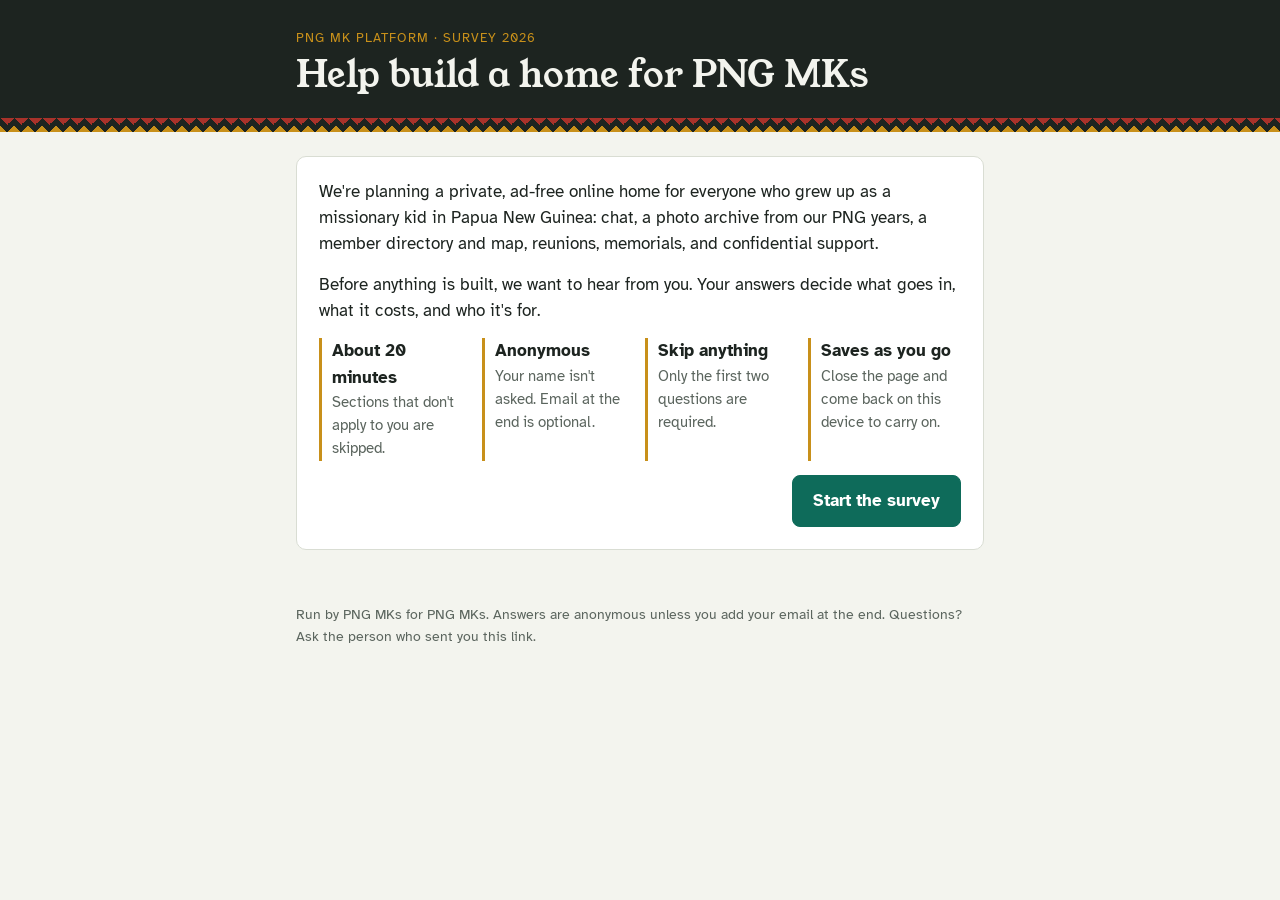
<file: index.html>
<!doctype html>
<html lang="en">
<head>
<meta charset="utf-8">
<meta name="viewport" content="width=device-width,initial-scale=1,viewport-fit=cover">
<title>PNG MK Platform Survey</title>
<meta name="description" content="Help shape a private online home for PNG missionary kids worldwide. About 20 minutes, anonymous.">
<meta name="robots" content="noindex">
<link rel="preconnect" href="https://fonts.googleapis.com">
<link rel="preconnect" href="https://fonts.gstatic.com" crossorigin>
<link rel="stylesheet" href="https://fonts.googleapis.com/css2?family=Atkinson+Hyperlegible:wght@400;700&family=Young+Serif&display=swap">
<link rel="stylesheet" href="style.css">
</head>
<body>
<header class="masthead">
  <div class="wrap">
    <p class="eyebrow">PNG MK Platform · Survey 2026</p>
    <h1 id="headline">Help build a home for PNG MKs</h1>
  </div>
  <div class="bilum" aria-hidden="true"></div>
</header>

<main class="wrap" id="app" aria-live="polite"></main>

<footer class="wrap foot">
  <p>Run by PNG MKs for PNG MKs. Answers are anonymous unless you add your email at the end. Questions? Ask the person who sent you this link.</p>
</footer>

<script src="config.js"></script>
<script src="questions.js"></script>
<script src="app.js"></script>
</body>
</html>
</file>
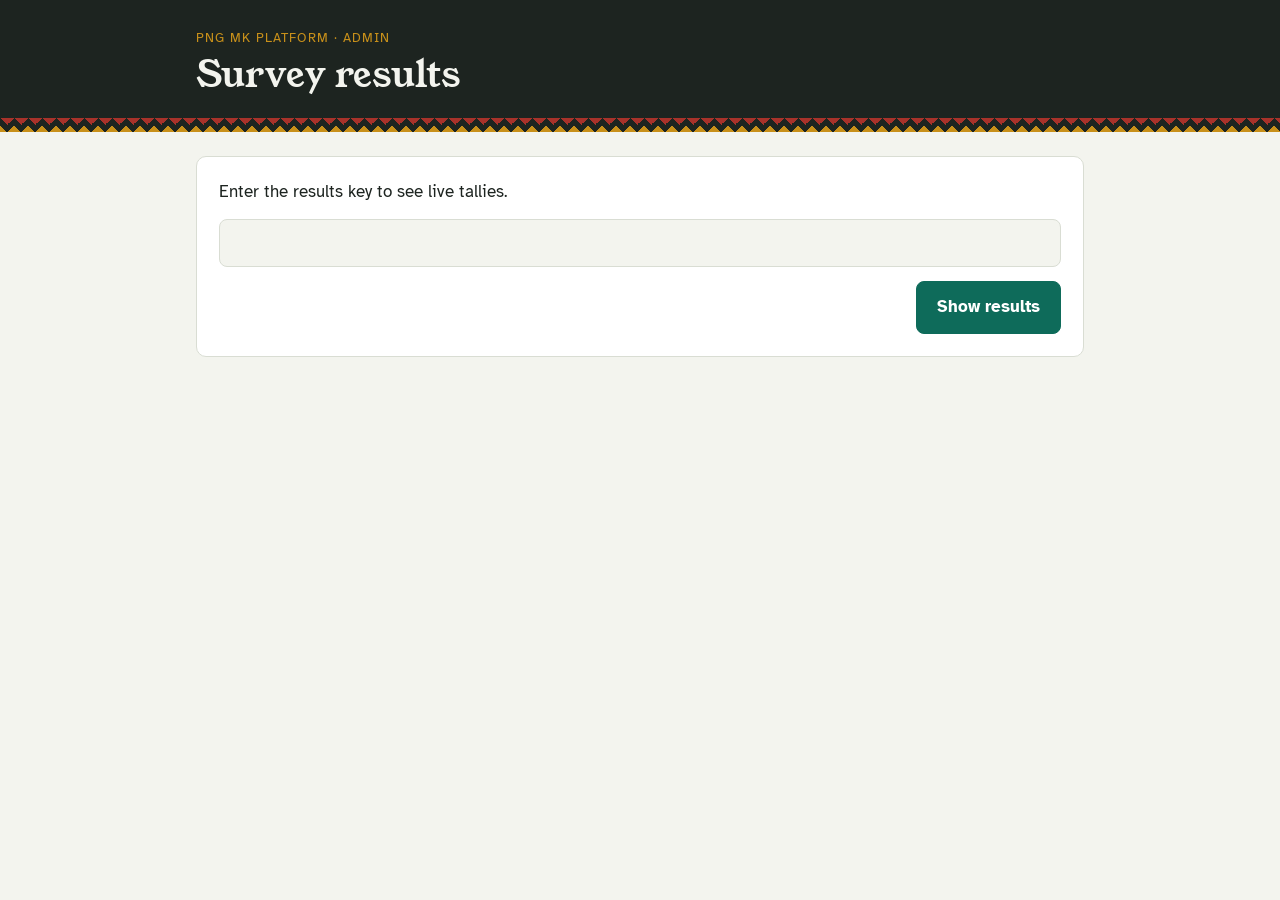
<file: results.html>
<!doctype html>
<html lang="en">
<head>
<meta charset="utf-8">
<meta name="viewport" content="width=device-width,initial-scale=1,viewport-fit=cover">
<title>PNG MK Survey Results</title>
<meta name="robots" content="noindex">
<link rel="stylesheet" href="https://fonts.googleapis.com/css2?family=Atkinson+Hyperlegible:wght@400;700&family=Young+Serif&display=swap">
<link rel="stylesheet" href="style.css">
<style>
  .wrap { max-width: 920px; }
  .tiles { display: grid; grid-template-columns: repeat(auto-fit, minmax(160px, 1fr)); gap: 10px; }
  .tile { background: var(--surface); border: 1px solid var(--line); border-radius: 10px; padding: 14px; }
  .tile b { display: block; font-family: var(--display); font-size: 30px; font-weight: 400; font-variant-numeric: tabular-nums; }
  .tile span { color: var(--muted); font-size: 14px; }
  .filters { display: flex; flex-wrap: wrap; gap: 10px; align-items: end; }
  .filters label { display: grid; gap: 4px; font-size: 14px; color: var(--muted); }
  select, .filters input { font: inherit; color: var(--ink); background: var(--surface); border: 1px solid var(--line); border-radius: 8px; padding: 8px 10px; }
  .sec { font-family: var(--display); font-size: 22px; margin: 18px 0 0; border-bottom: 2px solid var(--gold); padding-bottom: 4px; }
  .rows { display: grid; gap: 6px; }
  .row { display: grid; grid-template-columns: minmax(0, 1fr) 140px 64px; gap: 10px; align-items: center; font-size: 15px; }
  .row .track { height: 12px; background: var(--line); border-radius: 3px; overflow: hidden; }
  .row .track span { display: block; height: 100%; background: var(--accent); }
  .row .c { text-align: right; font-variant-numeric: tabular-nums; color: var(--muted); }
  .avg { font-size: 14px; color: var(--muted); }
  .texts { display: grid; gap: 6px; max-height: 320px; overflow: auto; }
  .texts p { margin: 0; padding: 8px 10px; background: var(--bg); border-radius: 6px; font-size: 15px; }
  @media (max-width: 520px) { .row { grid-template-columns: minmax(0, 1fr) 70px 54px; } }
</style>
</head>
<body>
<header class="masthead"><div class="wrap"><p class="eyebrow">PNG MK Platform · Admin</p><h1>Survey results</h1></div><div class="bilum" aria-hidden="true"></div></header>
<main class="wrap" id="app"></main>
<script src="config.js"></script>
<script src="questions.js"></script>
<script>
(() => {
  const S = window.SURVEY, CFG = window.SURVEY_CONFIG, app = document.getElementById("app");
  const esc = s => String(s).replace(/[&<>"']/g, c => ({ "&": "&amp;", "<": "&lt;", ">": "&gt;", '"': "&quot;", "'": "&#39;" }[c]));
  const val = o => Array.isArray(o) ? o[0] : o, lab = o => Array.isArray(o) ? o[1] : o;
  let n = 0; for (const s of S.sections) for (const q of s.qs) q.n = ++n;
  let rows = [], filt = { link: "", livenow: "" };
  const getKey = () => { try { return localStorage.getItem("pngmk-admin-key") || ""; } catch { return ""; } };
  const setKey = k => { try { localStorage.setItem("pngmk-admin-key", k); } catch {} };

  function askKey(msg) {
    app.innerHTML = `<form class="panel" id="k"><p>Enter the results key to see live tallies.</p>
      <input type="password" id="key" autocomplete="current-password" style="font:inherit;padding:10px;border:1px solid var(--line);border-radius:8px;background:var(--bg);color:var(--ink)">
      ${msg ? `<p class="err">${esc(msg)}</p>` : ""}<div class="nav"><span></span><button>Show results</button></div></form>`;
    document.getElementById("k").onsubmit = e => { e.preventDefault(); const k = document.getElementById("key").value.trim(); setKey(k); fetchRows(k); };
  }

  async function fetchRows(key) {
    app.innerHTML = `<p>Loading…</p>`;
    try {
      const r = await fetch(CFG.supabaseUrl + "/rest/v1/rpc/mk_survey_results", {
        method: "POST", headers: { apikey: CFG.anonKey, Authorization: "Bearer " + CFG.anonKey, "Content-Type": "application/json" },
        body: JSON.stringify({ p_key: key }) });
      if (!r.ok) { setKey(""); return askKey(r.status === 400 || r.status === 401 || r.status === 403 ? "That key didn't work." : "Couldn't load results (HTTP " + r.status + ")."); }
      rows = await r.json(); render();
    } catch { askKey("Couldn't reach the database. Check your connection."); }
  }

  const opts = (id) => { const q = S.sections.flatMap(s => s.qs).find(q => q.id === id); return q.o.map(o => `<option value="${esc(val(o))}">${esc(lab(o))}</option>`).join(""); };

  function render() {
    const R = rows.filter(r => (!filt.link || r.answers.link === filt.link) && (!filt.livenow || r.answers.livenow === filt.livenow));
    const med = a => { if (!a.length) return 0; const s = [...a].sort((x, y) => x - y); return s[Math.floor(s.length / 2)]; };
    const yes = (id, v) => R.filter(r => r.answers[id] === v).length;
    const nps = R.map(r => r.answers.w_recommend).filter(v => typeof v === "number");
    const npsScore = nps.length ? Math.round(100 * (nps.filter(v => v >= 9).length - nps.filter(v => v <= 6).length) / nps.length) : "–";
    let html = `<div class="filters">
      <label>Respondent type <select id="fl"><option value="">Everyone</option>${opts("link")}</select></label>
      <label>Lives in <select id="fc"><option value="">Anywhere</option>${opts("livenow")}</select></label>
      <button type="button" class="ghost" id="csv">Download CSV</button>
      <button type="button" class="ghost" id="refresh">Refresh</button></div>
      <div class="tiles">
        <div class="tile"><b>${R.length}</b><span>responses${R.length !== rows.length ? ` (of ${rows.length})` : ""}</span></div>
        <div class="tile"><b>${Math.round(med(R.map(r => r.duration_sec || 0)) / 60)} min</b><span>median time</span></div>
        <div class="tile"><b>${yes("w_pilot", "Yes")}</b><span>want the pilot</span></div>
        <div class="tile"><b>${yes("$_willing", "Yes")}</b><span>would pay</span></div>
        <div class="tile"><b>${npsScore}</b><span>recommend score (−100 to 100)</span></div>
        <div class="tile"><b>${R.filter(r => r.email).length}</b><span>left an email</span></div>
      </div>`;
    for (const s of S.sections) {
      html += `<h2 class="sec">${esc(s.title)}</h2>`;
      for (const q of s.qs) {
        if (q.type === "email") continue;
        const ans = R.map(r => r.answers[q.id]).filter(a => a != null && a !== "");
        html += `<div class="q"><div class="label"><span class="num">Q${q.n}</span>${esc(q.t)}</div><div class="avg">${ans.length} answered</div>`;
        if (q.type === "text") {
          html += `<div class="texts">${ans.map(a => `<p>${esc(a)}</p>`).join("") || "<p>No answers yet.</p>"}</div>`;
        } else {
          const labels = q.type === "nps" ? Array.from({ length: 11 }, (_, i) => [i, String(i)])
            : q.type === "scale" ? q.o.map((o, i) => [i + 1, `${i + 1} · ${o}`]) : q.o.map(o => [val(o), lab(o)]);
          const counts = labels.map(([v]) => ans.filter(a => Array.isArray(a) ? a.includes(v) : a === v).length);
          const max = Math.max(1, ...counts), base = Math.max(1, ans.length);
          if (q.type === "scale" || q.type === "nps") { const avg = ans.reduce((a, b) => a + b, 0) / base; html += `<div class="avg">Average ${ans.length ? avg.toFixed(2) : "–"}</div>`; }
          html += `<div class="rows">` + labels.map(([, l], i) =>
            `<div class="row"><span>${esc(l)}</span><span class="track"><span style="width:${(counts[i] / max) * 100}%"></span></span><span class="c">${counts[i]} · ${Math.round(counts[i] / base * 100)}%</span></div>`).join("") + `</div>`;
        }
        html += `</div>`;
      }
    }
    app.innerHTML = html;
    const fl = document.getElementById("fl"), fc = document.getElementById("fc");
    fl.value = filt.link; fc.value = filt.livenow;
    fl.onchange = () => { filt.link = fl.value; render(); };
    fc.onchange = () => { filt.livenow = fc.value; render(); };
    document.getElementById("refresh").onclick = () => fetchRows(getKey());
    document.getElementById("csv").onclick = () => downloadCsv(R);
  }

  function downloadCsv(R) {
    const qs = S.sections.flatMap(s => s.qs).filter(q => q.type !== "email");
    const cell = v => { const s = v == null ? "" : Array.isArray(v) ? v.join("; ") : String(v); return /[",\n]/.test(s) ? `"${s.replace(/"/g, '""')}"` : s; };
    const lines = [["id", "created_at", "duration_sec", "email", ...qs.map(q => `Q${q.n} ${q.id}`)].map(cell).join(",")];
    for (const r of R) lines.push([r.id, r.created_at, r.duration_sec, r.email, ...qs.map(q => r.answers[q.id])].map(cell).join(","));
    const a = document.createElement("a");
    a.href = URL.createObjectURL(new Blob(["﻿" + lines.join("\n")], { type: "text/csv" }));
    a.download = "png-mk-survey-" + new Date().toISOString().slice(0, 10) + ".csv"; a.click();
  }

  getKey() ? fetchRows(getKey()) : askKey();
})();
</script>
</body>
</html>
</file>
<file: style.css>
/* Layout: one narrow reading column; a woven bilum band under the masthead; one question card per question. */
:root {
  --bg: #f3f4ee;        /* highland mist */
  --surface: #ffffff;
  --ink: #1d2420;
  --muted: #5b655e;
  --line: #d9ddd3;
  --accent: #0e6b5a;    /* kunai green-teal */
  --accent-ink: #ffffff;
  --gold: #c8901a;      /* bird-of-paradise gold */
  --red: #a8322a;       /* flag red */
  --soft: #e3efe9;
  --display: "Young Serif", Georgia, "Times New Roman", serif;
  --body: "Atkinson Hyperlegible", system-ui, -apple-system, "Segoe UI", sans-serif;
}
@media (prefers-color-scheme: dark) {
  :root {
    --bg: #121714; --surface: #1b221e; --ink: #e8ece6; --muted: #a2ada5; --line: #2f3a33;
    --accent: #4cc2a5; --accent-ink: #0c1411; --gold: #e3b04b; --red: #e0675d; --soft: #20302a;
    color-scheme: dark;
  }
}
* { box-sizing: border-box; }
html { -webkit-text-size-adjust: 100%; }
body {
  margin: 0; background: var(--bg); color: var(--ink);
  font: 17px/1.55 var(--body);
  padding-top: env(safe-area-inset-top, 0px); padding-bottom: env(safe-area-inset-bottom, 0px);
}
.wrap {
  max-width: 720px; margin: 0 auto;
  padding-left: max(16px, env(safe-area-inset-left, 0px));
  padding-right: max(16px, env(safe-area-inset-right, 0px));
}
.masthead { background: var(--ink); color: var(--bg); }
.masthead .wrap { padding-block: 28px 22px; }
.eyebrow { margin: 0 0 6px; font-size: 13px; letter-spacing: .08em; text-transform: uppercase; color: var(--gold); }
h1, h2 { font-family: var(--display); font-weight: 400; text-wrap: balance; margin: 0; }
h1 { font-size: clamp(26px, 5vw, 36px); line-height: 1.15; }
h2 { font-size: 26px; line-height: 1.2; }
.bilum {
  height: 14px;
  background:
    linear-gradient(135deg, var(--red) 25%, transparent 25%) -7px 0/14px 14px,
    linear-gradient(225deg, var(--red) 25%, transparent 25%) -7px 0/14px 14px,
    linear-gradient(315deg, var(--gold) 25%, transparent 25%) 0 0/14px 14px,
    linear-gradient(45deg, var(--gold) 25%, transparent 25%) 0 0/14px 14px,
    var(--ink);
}
main { padding-block: 24px 40px; display: grid; gap: 18px; }

.progress { display: grid; gap: 6px; position: sticky; top: env(safe-area-inset-top, 0px); background: var(--bg); padding-block: 10px; z-index: 5; }
.progress .meta { display: flex; justify-content: space-between; gap: 12px; font-size: 14px; color: var(--muted); font-variant-numeric: tabular-nums; }
.bar { height: 8px; border-radius: 4px; background: var(--line); overflow: hidden; }
.bar > span { display: block; height: 100%; background: var(--accent); transition: width .3s; }

.intro { color: var(--muted); margin: 0; max-width: 62ch; }
.q { background: var(--surface); border: 1px solid var(--line); border-radius: 10px; padding: 18px; display: grid; gap: 12px; }
.q legend, .q .label { font-weight: 700; padding: 0; font-size: 17px; }
.q fieldset { border: 0; margin: 0; padding: 0; display: grid; gap: 12px; min-width: 0; }
.q .hint { font-size: 14px; color: var(--muted); margin-top: -6px; }
.num { color: var(--muted); font-weight: 400; font-variant-numeric: tabular-nums; margin-right: 6px; }

.opts { display: grid; gap: 8px; }
.opt { display: flex; align-items: flex-start; gap: 10px; padding: 10px 12px; border: 1px solid var(--line); border-radius: 8px; cursor: pointer; }
.opt:hover { border-color: var(--accent); }
.opt input { margin: 3px 0 0; accent-color: var(--accent); width: 18px; height: 18px; flex: none; }
.opt:has(input:checked) { background: var(--soft); border-color: var(--accent); }
.opt:has(input:disabled) { opacity: .5; cursor: not-allowed; }

.scale { display: grid; grid-template-columns: repeat(5, 1fr); gap: 6px; }
.scale.nps { grid-template-columns: repeat(11, 1fr); }
.scale label { display: grid; place-items: center; text-align: center; gap: 4px; padding: 10px 4px; border: 1px solid var(--line); border-radius: 8px; cursor: pointer; font-size: 13px; line-height: 1.25; min-width: 0; }
.scale label:hover { border-color: var(--accent); }
.scale input { position: absolute; opacity: 0; pointer-events: none; }
.scale label:has(input:checked) { background: var(--accent); color: var(--accent-ink); border-color: var(--accent); }
.scale label:has(input:focus-visible) { outline: 3px solid var(--gold); outline-offset: 2px; }
.scale .n { font-weight: 700; font-size: 15px; }
.ends { display: flex; justify-content: space-between; font-size: 13px; color: var(--muted); }
@media (max-width: 520px) {
  .scale { grid-template-columns: 1fr; }
  .scale label { grid-template-columns: 28px 1fr; justify-items: start; text-align: left; font-size: 15px; }
  .scale.nps { grid-template-columns: repeat(6, 1fr); }
  .scale.nps label { grid-template-columns: 1fr; justify-items: center; }
}

textarea, input[type=email] {
  width: 100%; font: inherit; color: var(--ink); background: var(--bg);
  border: 1px solid var(--line); border-radius: 8px; padding: 10px 12px;
}
textarea { min-height: 96px; resize: vertical; }
textarea:focus, input:focus-visible { outline: 3px solid var(--gold); outline-offset: 1px; }

.nav { display: flex; gap: 10px; flex-wrap: wrap; justify-content: space-between; align-items: center; }
button {
  font: inherit; font-weight: 700; border-radius: 8px; padding: 12px 20px; cursor: pointer;
  border: 1px solid var(--accent); background: var(--accent); color: var(--accent-ink);
}
button.ghost { background: transparent; color: var(--accent); }
button:focus-visible { outline: 3px solid var(--gold); outline-offset: 2px; }
button:disabled { opacity: .6; cursor: wait; }
.err { color: var(--red); font-weight: 700; margin: 0; }
.panel { background: var(--surface); border: 1px solid var(--line); border-radius: 10px; padding: 22px; display: grid; gap: 14px; }
.panel p { margin: 0; max-width: 62ch; }
.facts { display: grid; grid-template-columns: repeat(auto-fit, minmax(150px, 1fr)); gap: 10px; margin: 0; padding: 0; list-style: none; }
.facts li { border-left: 3px solid var(--gold); padding-left: 10px; font-size: 15px; color: var(--muted); }
.facts b { display: block; color: var(--ink); font-size: 17px; }
.hp { position: absolute; left: -9999px; }
.foot { padding-block: 0 32px; font-size: 14px; color: var(--muted); }
@media (prefers-reduced-motion: reduce) { * { transition: none !important; } }
</file>
